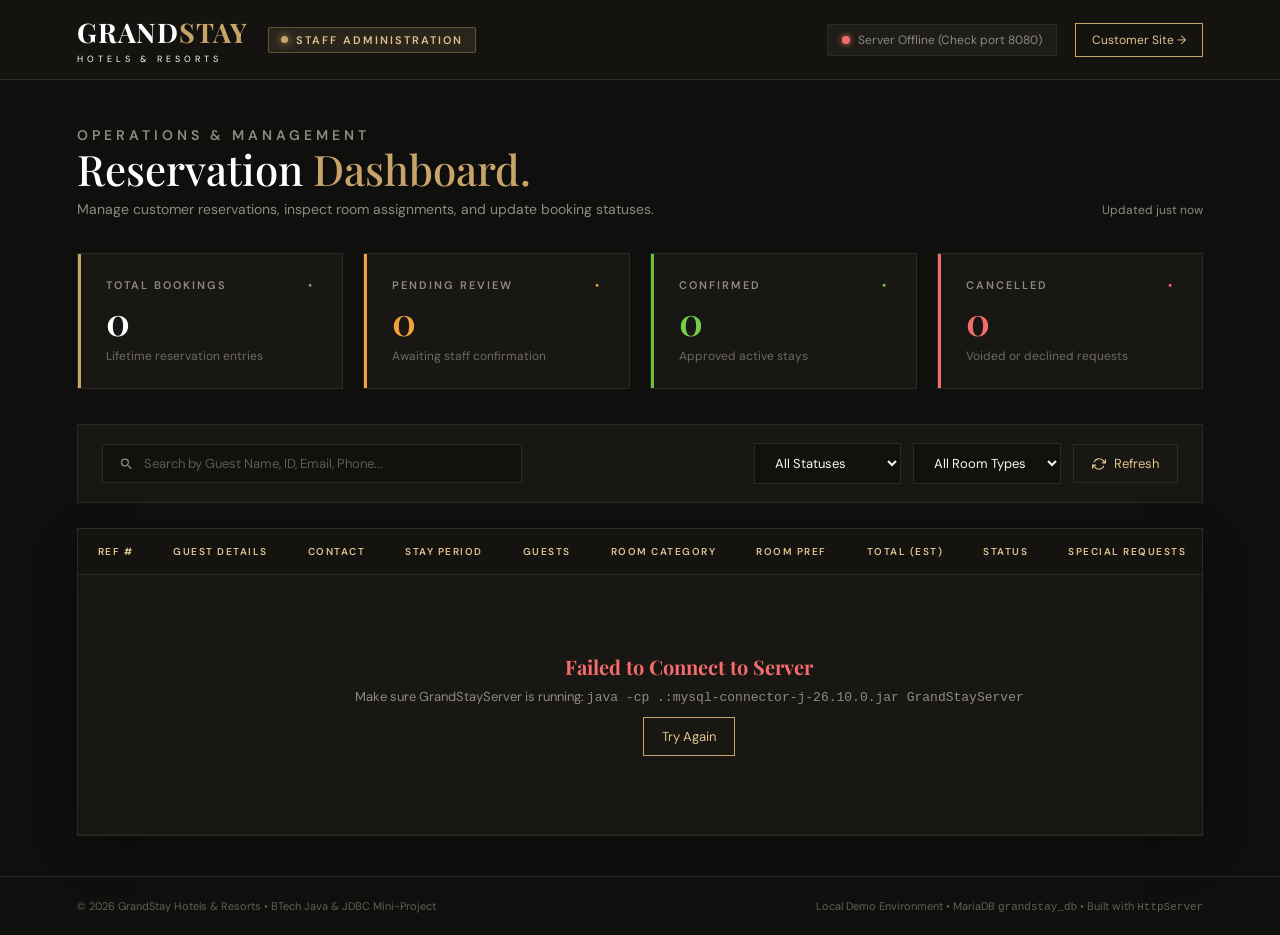
<file: admin.html>
<!DOCTYPE html>
<html lang="en">
<head>
    <meta charset="UTF-8">
    <meta name="viewport" content="width=device-width, initial-scale=1.0">
    <title>Admin Portal | GrandStay Hotels & Resorts</title>
    <link rel="stylesheet" href="css/style.css">
    <link rel="preconnect" href="https://fonts.googleapis.com">
    <link rel="preconnect" href="https://fonts.gstatic.com" crossorigin>
    <link href="https://fonts.googleapis.com/css2?family=DM+Sans:wght@400;500;600;700&family=Playfair+Display:wght@500;600;700&display=swap" rel="stylesheet">
    <style>
        :root {
            --admin-bg: #0f0f0d;
            --admin-card: #181714;
            --admin-border: #2c2a24;
            --admin-hover: #21201b;
            --gold: #c8a46b;
            --gold-light: #e0c28f;
            --cream: #f8f6f1;
            --muted: #8e8a81;
            --status-pending-bg: rgba(230, 162, 60, 0.12);
            --status-pending-color: #f0a03c;
            --status-confirmed-bg: rgba(103, 194, 58, 0.12);
            --status-confirmed-color: #72cf49;
            --status-cancelled-bg: rgba(245, 108, 108, 0.12);
            --status-cancelled-color: #f56c6c;
        }

        body.admin-body {
            background-color: var(--admin-bg);
            color: var(--cream);
            font-family: 'DM Sans', sans-serif;
            min-height: 100vh;
            display: flex;
            flex-direction: column;
        }

        /* Top Bar */
        .admin-nav {
            height: 80px;
            padding: 0 6%;
            display: flex;
            align-items: center;
            justify-content: space-between;
            background: #141310;
            border-bottom: 1px solid var(--admin-border);
        }

        .portal-badge {
            display: inline-flex;
            align-items: center;
            gap: 8px;
            background: rgba(200, 164, 107, 0.12);
            border: 1px solid rgba(200, 164, 107, 0.35);
            padding: 5px 12px;
            font-size: 11px;
            letter-spacing: 2px;
            color: var(--gold-light);
            text-transform: uppercase;
            font-weight: 600;
            border-radius: 2px;
        }

        .portal-badge::before {
            content: '';
            width: 7px;
            height: 7px;
            background: var(--gold);
            border-radius: 50%;
            display: inline-block;
            box-shadow: 0 0 8px var(--gold);
        }

        .admin-nav-actions {
            display: flex;
            align-items: center;
            gap: 18px;
        }

        .system-pill {
            display: flex;
            align-items: center;
            gap: 8px;
            font-size: 12px;
            color: var(--muted);
            background: #1e1d19;
            padding: 7px 14px;
            border: 1px solid var(--admin-border);
        }

        .status-dot {
            width: 8px;
            height: 8px;
            border-radius: 50%;
            background: #67c23a;
            box-shadow: 0 0 6px #67c23a;
        }

        .status-dot.error {
            background: #f56c6c;
            box-shadow: 0 0 6px #f56c6c;
        }

        .btn-view-site {
            font-size: 12px;
            color: var(--gold-light);
            border: 1px solid var(--gold);
            padding: 8px 16px;
            transition: all .25s ease;
            text-decoration: none;
            display: inline-block;
        }

        .btn-view-site:hover {
            background: var(--gold);
            color: #111;
        }

        /* Main Container */
        .admin-main {
            padding: 40px 6%;
            flex: 1;
            max-width: 1500px;
            margin: 0 auto;
            width: 100%;
        }

        /* Banner */
        .admin-header-row {
            display: flex;
            justify-content: space-between;
            align-items: flex-end;
            margin-bottom: 35px;
            flex-wrap: wrap;
            gap: 20px;
        }

        .admin-header-row h1 {
            font-family: 'Playfair Display', serif;
            font-size: clamp(28px, 3.5vw, 42px);
            font-weight: 500;
            color: white;
            line-height: 1.2;
        }

        .admin-header-row h1 span {
            color: var(--gold);
        }

        .admin-header-row p {
            color: var(--muted);
            font-size: 14px;
            margin-top: 6px;
        }

        /* Overview Stat Cards */
        .stats-grid {
            display: grid;
            grid-template-columns: repeat(4, 1fr);
            gap: 20px;
            margin-bottom: 35px;
        }

        .stat-card {
            background: var(--admin-card);
            border: 1px solid var(--admin-border);
            padding: 24px 28px;
            transition: transform .25s ease, border-color .25s ease;
            position: relative;
            overflow: hidden;
        }

        .stat-card:hover {
            transform: translateY(-4px);
            border-color: rgba(200, 164, 107, 0.4);
        }

        .stat-card::after {
            content: '';
            position: absolute;
            top: 0;
            left: 0;
            width: 3px;
            height: 100%;
            background: var(--card-accent, var(--gold));
        }

        .stat-card.stat-pending { --card-accent: #f0a03c; }
        .stat-card.stat-confirmed { --card-accent: #67c23a; }
        .stat-card.stat-cancelled { --card-accent: #f56c6c; }

        .stat-label {
            font-size: 11px;
            letter-spacing: 2px;
            color: var(--muted);
            text-transform: uppercase;
            font-weight: 600;
            display: flex;
            justify-content: space-between;
            align-items: center;
        }

        .stat-value {
            font-family: 'Playfair Display', serif;
            font-size: 38px;
            font-weight: 600;
            color: white;
            margin-top: 10px;
            line-height: 1;
        }

        .stat-desc {
            font-size: 12px;
            color: #6d6a62;
            margin-top: 8px;
        }

        /* Filter & Controls Toolbar */
        .toolbar {
            background: var(--admin-card);
            border: 1px solid var(--admin-border);
            padding: 18px 24px;
            display: flex;
            justify-content: space-between;
            align-items: center;
            gap: 16px;
            margin-bottom: 25px;
            flex-wrap: wrap;
        }

        .search-box {
            display: flex;
            align-items: center;
            gap: 10px;
            background: #11110e;
            border: 1px solid var(--admin-border);
            padding: 10px 16px;
            flex: 1;
            min-width: 260px;
            max-width: 420px;
        }

        .search-box svg {
            width: 16px;
            height: 16px;
            fill: var(--muted);
        }

        .search-box input {
            background: transparent;
            border: none;
            outline: none;
            color: var(--cream);
            font-family: inherit;
            font-size: 13px;
            width: 100%;
        }

        .search-box input::placeholder {
            color: #5d5a52;
        }

        .filters-group {
            display: flex;
            align-items: center;
            gap: 12px;
            flex-wrap: wrap;
        }

        .filter-select {
            background: #11110e;
            border: 1px solid var(--admin-border);
            color: var(--cream);
            padding: 10px 16px;
            font-family: inherit;
            font-size: 13px;
            outline: none;
            cursor: pointer;
            transition: border .2s;
        }

        .filter-select:focus {
            border-color: var(--gold);
        }

        .btn-refresh {
            background: transparent;
            color: var(--gold-light);
            border: 1px solid var(--admin-border);
            padding: 10px 18px;
            font-family: inherit;
            font-size: 13px;
            cursor: pointer;
            display: inline-flex;
            align-items: center;
            gap: 8px;
            transition: all .2s;
        }

        .btn-refresh:hover {
            border-color: var(--gold);
            background: rgba(200, 164, 107, 0.08);
        }

        .btn-refresh.spinning svg {
            animation: spin 0.8s linear infinite;
        }

        @keyframes spin {
            100% { transform: rotate(360deg); }
        }

        /* Table Card */
        .table-card {
            background: var(--admin-card);
            border: 1px solid var(--admin-border);
            box-shadow: 0 15px 40px rgba(0,0,0,0.3);
            overflow: hidden;
        }

        .table-responsive {
            width: 100%;
            overflow-x: auto;
        }

        table.admin-table {
            width: 100%;
            border-collapse: collapse;
            text-align: left;
            font-size: 13px;
        }

        table.admin-table th {
            background: #141310;
            padding: 16px 20px;
            color: var(--gold-light);
            font-size: 10px;
            letter-spacing: 1.5px;
            text-transform: uppercase;
            font-weight: 600;
            border-bottom: 1px solid var(--admin-border);
            white-space: nowrap;
        }

        table.admin-table td {
            padding: 18px 20px;
            border-bottom: 1px solid #201f1a;
            color: #d8d5ce;
            vertical-align: middle;
        }

        table.admin-table tr:hover td {
            background: var(--admin-hover);
        }

        /* Status Badges */
        .badge-status {
            display: inline-flex;
            align-items: center;
            gap: 6px;
            padding: 4px 10px;
            font-size: 11px;
            font-weight: 600;
            letter-spacing: 1px;
            text-transform: uppercase;
            border-radius: 3px;
            white-space: nowrap;
        }

        .badge-status.pending {
            background: var(--status-pending-bg);
            color: var(--status-pending-color);
            border: 1px solid rgba(240, 160, 60, 0.35);
        }

        .badge-status.confirmed {
            background: var(--status-confirmed-bg);
            color: var(--status-confirmed-color);
            border: 1px solid rgba(114, 207, 73, 0.35);
        }

        .badge-status.cancelled {
            background: var(--status-cancelled-bg);
            color: var(--status-cancelled-color);
            border: 1px solid rgba(245, 108, 108, 0.35);
        }

        /* Action Buttons */
        .action-btns {
            display: flex;
            gap: 8px;
            white-space: nowrap;
        }

        .btn-action {
            border: none;
            padding: 6px 12px;
            font-family: inherit;
            font-size: 11px;
            font-weight: 600;
            letter-spacing: 0.5px;
            cursor: pointer;
            transition: all .2s;
            border-radius: 2px;
        }

        .btn-confirm {
            background: rgba(103, 194, 58, 0.15);
            color: #72cf49;
            border: 1px solid rgba(103, 194, 58, 0.4);
        }

        .btn-confirm:hover {
            background: #67c23a;
            color: #111;
        }

        .btn-cancel {
            background: rgba(245, 108, 108, 0.12);
            color: #f56c6c;
            border: 1px solid rgba(245, 108, 108, 0.35);
        }

        .btn-cancel:hover {
            background: #f56c6c;
            color: #fff;
        }

        .btn-action:disabled {
            opacity: 0.35;
            cursor: not-allowed;
        }

        /* Detail popout / requests */
        .text-truncate-cell {
            max-width: 160px;
            overflow: hidden;
            text-overflow: ellipsis;
            white-space: nowrap;
            color: var(--muted);
            font-size: 12px;
        }

        /* Empty & Loading States */
        .state-container {
            padding: 60px 20px;
            text-align: center;
            color: var(--muted);
        }

        .state-container h3 {
            font-family: 'Playfair Display', serif;
            color: white;
            font-size: 20px;
            margin-bottom: 8px;
        }

        /* Toast Notification */
        .toast {
            position: fixed;
            bottom: 30px;
            right: 30px;
            background: #1c1b17;
            border: 1px solid var(--gold);
            color: white;
            padding: 16px 24px;
            display: flex;
            align-items: center;
            gap: 12px;
            box-shadow: 0 10px 30px rgba(0,0,0,0.6);
            transform: translateY(120px);
            opacity: 0;
            transition: all .35s cubic-bezier(0.175, 0.885, 0.32, 1.275);
            z-index: 1000;
        }

        .toast.show {
            transform: translateY(0);
            opacity: 1;
        }

        .toast-icon {
            color: var(--gold);
            font-size: 18px;
        }

        /* Footer */
        .admin-footer {
            margin-top: auto;
            border-top: 1px solid var(--admin-border);
            padding: 22px 6%;
            display: flex;
            justify-content: space-between;
            align-items: center;
            font-size: 11px;
            color: #636058;
            flex-wrap: wrap;
            gap: 10px;
        }

        @media (max-width: 1050px) {
            .stats-grid {
                grid-template-columns: repeat(2, 1fr);
            }
        }

        @media (max-width: 650px) {
            .stats-grid {
                grid-template-columns: 1fr;
            }
            .admin-nav {
                flex-direction: column;
                height: auto;
                padding: 18px 5%;
                gap: 12px;
            }
            .toolbar {
                flex-direction: column;
                align-items: stretch;
            }
            .search-box {
                max-width: none;
            }
        }
    </style>
</head>
<body class="admin-body">

    <!-- Top Navigation -->
    <header class="admin-nav">
        <div style="display:flex; align-items:center; gap:20px;">
            <a href="index.html" class="logo">
                GRAND<span>STAY</span>
                <small>HOTELS & RESORTS</small>
            </a>
            <span class="portal-badge">Staff Administration</span>
        </div>

        <div class="admin-nav-actions">
            <div class="system-pill" id="healthPill" title="Backend Server & MySQL Database Health">
                <span class="status-dot" id="healthDot"></span>
                <span id="healthText">Connecting to server...</span>
            </div>
            <a href="index.html" class="btn-view-site">Customer Site &rarr;</a>
        </div>
    </header>

    <!-- Main Content Area -->
    <main class="admin-main">

        <!-- Header Info -->
        <div class="admin-header-row">
            <div>
                <p class="section-label">OPERATIONS & MANAGEMENT</p>
                <h1>Reservation <span>Dashboard.</span></h1>
                <p>Manage customer reservations, inspect room assignments, and update booking statuses.</p>
            </div>
            <div style="font-size: 12px; color: var(--muted); text-align: right;">
                <span id="lastUpdated">Updated just now</span>
            </div>
        </div>

        <!-- 4 Metric Cards -->
        <section class="stats-grid">
            <div class="stat-card">
                <div class="stat-label">
                    <span>Total Bookings</span>
                    <span>&bull;</span>
                </div>
                <div class="stat-value" id="countTotal">0</div>
                <div class="stat-desc">Lifetime reservation entries</div>
            </div>

            <div class="stat-card stat-pending">
                <div class="stat-label">
                    <span>Pending Review</span>
                    <span style="color:#f0a03c;">&bull;</span>
                </div>
                <div class="stat-value" id="countPending" style="color:#f0a03c;">0</div>
                <div class="stat-desc">Awaiting staff confirmation</div>
            </div>

            <div class="stat-card stat-confirmed">
                <div class="stat-label">
                    <span>Confirmed</span>
                    <span style="color:#72cf49;">&bull;</span>
                </div>
                <div class="stat-value" id="countConfirmed" style="color:#72cf49;">0</div>
                <div class="stat-desc">Approved active stays</div>
            </div>

            <div class="stat-card stat-cancelled">
                <div class="stat-label">
                    <span>Cancelled</span>
                    <span style="color:#f56c6c;">&bull;</span>
                </div>
                <div class="stat-value" id="countCancelled" style="color:#f56c6c;">0</div>
                <div class="stat-desc">Voided or declined requests</div>
            </div>
        </section>

        <!-- Controls Toolbar -->
        <section class="toolbar">
            <div class="search-box">
                <svg viewBox="0 0 24 24"><path d="M15.5 14h-.79l-.28-.27A6.471 6.471 0 0 0 16 9.5 6.5 6.5 0 1 0 9.5 16c1.61 0 3.09-.59 4.23-1.57l.27.28v.79l5 4.99L20.49 19l-4.99-5zm-6 0C7.01 14 5 11.99 5 9.5S7.01 5 9.5 5 14 7.01 14 9.5 11.99 14 9.5 14z"/></svg>
                <input type="text" id="searchInput" placeholder="Search by Guest Name, ID, Email, Phone...">
            </div>

            <div class="filters-group">
                <select id="statusFilter" class="filter-select">
                    <option value="ALL">All Statuses</option>
                    <option value="Pending">Pending Only</option>
                    <option value="Confirmed">Confirmed Only</option>
                    <option value="Cancelled">Cancelled Only</option>
                </select>

                <select id="roomFilter" class="filter-select">
                    <option value="ALL">All Room Types</option>
                    <option value="Standard">Standard Room</option>
                    <option value="Deluxe">Deluxe Room</option>
                    <option value="Premium">Premium Suite</option>
                </select>

                <button id="btnRefresh" class="btn-refresh" title="Fetch latest data from MySQL">
                    <svg width="14" height="14" viewBox="0 0 24 24" fill="none" stroke="currentColor" stroke-width="2"><path d="M23 4v6h-6M1 20v-6h6"/><path d="M3.51 9a9 9 0 0 1 14.85-3.36L23 10M1 14l4.64 4.36A9 9 0 0 0 20.49 15"/></svg>
                    Refresh
                </button>
            </div>
        </section>

        <!-- Bookings Management Table -->
        <section class="table-card">
            <div class="table-responsive">
                <table class="admin-table">
                    <thead>
                        <tr>
                            <th>Ref #</th>
                            <th>Guest Details</th>
                            <th>Contact</th>
                            <th>Stay Period</th>
                            <th>Guests</th>
                            <th>Room Category</th>
                            <th>Room Pref</th>
                            <th>Total (Est)</th>
                            <th>Status</th>
                            <th>Special Requests</th>
                            <th style="text-align:center;">Actions</th>
                        </tr>
                    </thead>
                    <tbody id="bookingsTableBody">
                        <tr>
                            <td colspan="11">
                                <div class="state-container">
                                    <h3>Loading Reservations...</h3>
                                    <p>Connecting to GrandStay backend server on port 8080.</p>
                                </div>
                            </td>
                        </tr>
                    </tbody>
                </table>
            </div>
        </section>

    </main>

    <!-- Toast Alert -->
    <div id="toast" class="toast">
        <span class="toast-icon">✧</span>
        <span id="toastMsg">Status updated successfully</span>
    </div>

    <!-- Footer -->
    <footer class="admin-footer">
        <div>
            &copy; 2026 GrandStay Hotels & Resorts &bull; BTech Java & JDBC Mini-Project
        </div>
        <div>
            Local Demo Environment &bull; MariaDB <code>grandstay_db</code> &bull; Built with <code>HttpServer</code>
        </div>
    </footer>

    <!-- Admin Logic JavaScript -->
    <script>
        // API Base URL - works whether loaded via http://localhost:8080/admin.html or file:// or Live Server
        const API_BASE = window.location.origin.includes(':8080') 
            ? '' 
            : 'http://localhost:8080';

        let allBookings = [];

        // DOM elements
        const tableBody = document.getElementById('bookingsTableBody');
        const countTotal = document.getElementById('countTotal');
        const countPending = document.getElementById('countPending');
        const countConfirmed = document.getElementById('countConfirmed');
        const countCancelled = document.getElementById('countCancelled');
        const searchInput = document.getElementById('searchInput');
        const statusFilter = document.getElementById('statusFilter');
        const roomFilter = document.getElementById('roomFilter');
        const btnRefresh = document.getElementById('btnRefresh');
        const healthDot = document.getElementById('healthDot');
        const healthText = document.getElementById('healthText');
        const lastUpdated = document.getElementById('lastUpdated');
        const toast = document.getElementById('toast');
        const toastMsg = document.getElementById('toastMsg');

        // Check backend health
        async function checkHealth() {
            try {
                const res = await fetch(`${API_BASE}/api/health`);
                if (res.ok) {
                    const data = await res.json();
                    healthDot.className = 'status-dot';
                    healthText.textContent = `Server Online • DB ${data.database}`;
                } else {
                    throw new Error('Health check returned ' + res.status);
                }
            } catch (err) {
                healthDot.className = 'status-dot error';
                healthText.textContent = 'Server Offline (Check port 8080)';
            }
        }

        // Fetch bookings from GET /api/bookings
        async function loadBookings() {
            btnRefresh.classList.add('spinning');
            try {
                const res = await fetch(`${API_BASE}/api/bookings`);
                if (!res.ok) throw new Error('HTTP ' + res.status);
                allBookings = await res.json();
                renderMetrics();
                renderTable();
                lastUpdated.textContent = 'Updated: ' + new Date().toLocaleTimeString();
            } catch (err) {
                console.error('Failed to load bookings:', err);
                tableBody.innerHTML = `
                    <tr>
                        <td colspan="11">
                            <div class="state-container">
                                <h3 style="color:#f56c6c;">Failed to Connect to Server</h3>
                                <p style="margin-bottom:12px;">Make sure GrandStayServer is running: <code>java -cp .:mysql-connector-j-26.10.0.jar GrandStayServer</code></p>
                                <button onclick="loadBookings()" class="btn-refresh" style="border-color:var(--gold);">Try Again</button>
                            </div>
                        </td>
                    </tr>
                `;
            } finally {
                btnRefresh.classList.remove('spinning');
            }
        }

        // Calculate and display stat counts
        function renderMetrics() {
            let total = allBookings.length;
            let pending = 0;
            let confirmed = 0;
            let cancelled = 0;

            allBookings.forEach(b => {
                const st = (b.booking_status || '').toLowerCase();
                if (st === 'pending') pending++;
                else if (st === 'confirmed') confirmed++;
                else if (st === 'cancelled') cancelled++;
            });

            countTotal.textContent = total;
            countPending.textContent = pending;
            countConfirmed.textContent = confirmed;
            countCancelled.textContent = cancelled;
        }

        // Render filtered and searched rows
        function renderTable() {
            const query = searchInput.value.trim().toLowerCase();
            const statusVal = statusFilter.value;
            const roomVal = roomFilter.value;

            const filtered = allBookings.filter(b => {
                // Status match
                if (statusVal !== 'ALL' && (b.booking_status || '').toLowerCase() !== statusVal.toLowerCase()) {
                    return false;
                }
                // Room type match
                if (roomVal !== 'ALL' && !(b.room_type || '').toLowerCase().includes(roomVal.toLowerCase())) {
                    return false;
                }
                // Query match
                if (query) {
                    const matchId = String(b.booking_id).includes(query);
                    const matchName = (b.guest_name || '').toLowerCase().includes(query);
                    const matchEmail = (b.email || '').toLowerCase().includes(query);
                    const matchPhone = (b.phone || '').toLowerCase().includes(query);
                    const matchRoom = (b.room_number || '').toLowerCase().includes(query);
                    if (!matchId && !matchName && !matchEmail && !matchPhone && !matchRoom) {
                        return false;
                    }
                }
                return true;
            });

            if (filtered.length === 0) {
                tableBody.innerHTML = `
                    <tr>
                        <td colspan="11">
                            <div class="state-container">
                                <h3>No matching reservations found</h3>
                                <p>Try clearing filters or search queries.</p>
                            </div>
                        </td>
                    </tr>
                `;
                return;
            }

            tableBody.innerHTML = filtered.map(b => {
                const status = b.booking_status || 'Pending';
                const statusClass = status.toLowerCase();

                const isConfirmed = status.toLowerCase() === 'confirmed';
                const isCancelled = status.toLowerCase() === 'cancelled';

                const reqText = b.special_requests ? escapeHtml(b.special_requests) : '<em style="color:#555">None</em>';
                const roomPref = b.room_number ? escapeHtml(b.room_number) : '<span style="color:#555">—</span>';

                return `
                    <tr>
                        <td style="font-family:'Playfair Display',serif; font-weight:700; color:var(--gold-light);">
                            #GS-${b.booking_id}
                        </td>
                        <td>
                            <strong style="color:white; display:block; font-size:14px;">${escapeHtml(b.guest_name)}</strong>
                        </td>
                        <td>
                            <div style="font-size:12px;">${escapeHtml(b.email)}</div>
                            <div style="color:var(--muted); font-size:11px;">${escapeHtml(b.phone)}</div>
                        </td>
                        <td>
                            <div style="font-size:12px; white-space:nowrap;">${b.check_in} &rarr; ${b.check_out}</div>
                            <small style="color:var(--gold); font-size:10px;">${b.nights || 1} Night(s)</small>
                        </td>
                        <td>${b.guests}</td>
                        <td>
                            <span style="font-weight:500;">${escapeHtml(b.room_type)}</span>
                        </td>
                        <td>${roomPref}</td>
                        <td style="font-weight:600; color:var(--gold-light); white-space:nowrap;">
                            ₹${(b.total_price || 0).toLocaleString()}
                        </td>
                        <td>
                            <span class="badge-status ${statusClass}">
                                ${status}
                            </span>
                        </td>
                        <td>
                            <div class="text-truncate-cell" title="${escapeHtml(b.special_requests || '')}">
                                ${reqText}
                            </div>
                        </td>
                        <td style="text-align:center;">
                            <div class="action-btns">
                                <button class="btn-action btn-confirm" 
                                        onclick="updateStatus(${b.booking_id}, 'Confirmed')"
                                        ${isConfirmed ? 'disabled title="Already Confirmed"' : 'title="Confirm this booking"'}>
                                    Confirm
                                </button>
                                <button class="btn-action btn-cancel" 
                                        onclick="updateStatus(${b.booking_id}, 'Cancelled')"
                                        ${isCancelled ? 'disabled title="Already Cancelled"' : 'title="Cancel this booking"'}>
                                    Cancel
                                </button>
                            </div>
                        </td>
                    </tr>
                `;
            }).join('');
        }

        // Update status using POST /api/status
        async function updateStatus(bookingId, newStatus) {
            if (newStatus === 'Cancelled') {
                if (!confirm(`Are you sure you want to CANCEL booking #GS-${bookingId}?`)) {
                    return;
                }
            }

            try {
                const bodyParams = new URLSearchParams();
                bodyParams.append('bookingId', bookingId);
                bodyParams.append('status', newStatus);

                const res = await fetch(`${API_BASE}/api/status`, {
                    method: 'POST',
                    headers: { 'Content-Type': 'application/x-www-form-urlencoded' },
                    body: bodyParams.toString()
                });

                const data = await res.json();
                if (res.ok && data.success) {
                    showToast(`Reservation #GS-${bookingId} marked as ${newStatus}!`);
                    // Update in local memory for instant snappy UI
                    const found = allBookings.find(b => b.booking_id === bookingId);
                    if (found) {
                        found.booking_status = newStatus;
                    }
                    renderMetrics();
                    renderTable();
                } else {
                    showToast(`Error: ${data.error || 'Failed to update'}`, true);
                }
            } catch (err) {
                console.error(err);
                showToast('Failed to update booking. Server unreachable.', true);
            }
        }

        // Toast feedback
        function showToast(message, isError = false) {
            toastMsg.textContent = message;
            toast.style.borderColor = isError ? '#f56c6c' : 'var(--gold)';
            toast.classList.add('show');
            setTimeout(() => {
                toast.classList.remove('show');
            }, 3500);
        }

        function escapeHtml(str) {
            if (!str) return '';
            return String(str)
                .replace(/&/g, '&amp;')
                .replace(/</g, '&lt;')
                .replace(/>/g, '&gt;')
                .replace(/"/g, '&quot;')
                .replace(/'/g, '&#39;');
        }

        // Event listeners
        searchInput.addEventListener('input', renderTable);
        statusFilter.addEventListener('change', renderTable);
        roomFilter.addEventListener('change', renderTable);
        btnRefresh.addEventListener('click', loadBookings);

        // Auto initialization
        checkHealth();
        loadBookings();

        // Periodic health check every 15 seconds
        setInterval(checkHealth, 15000);
    </script>
</body>
</html>
</file>
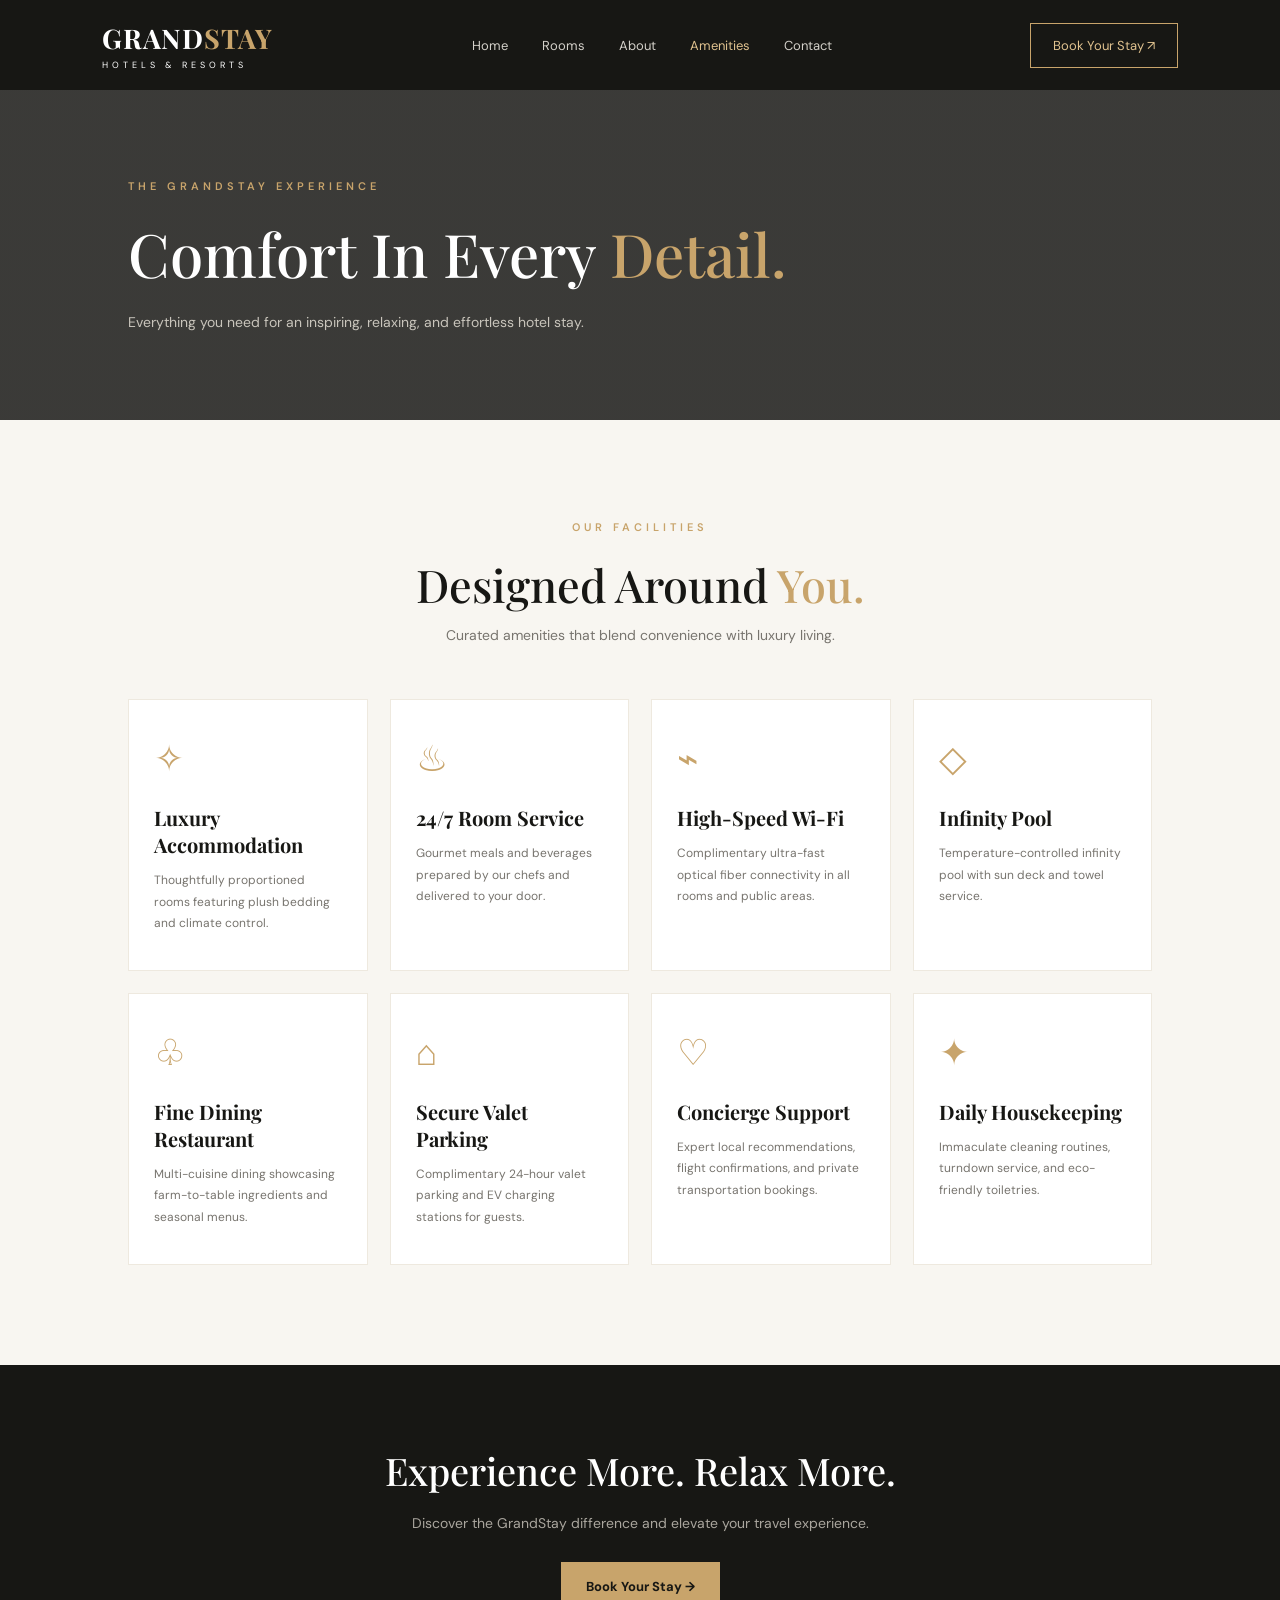
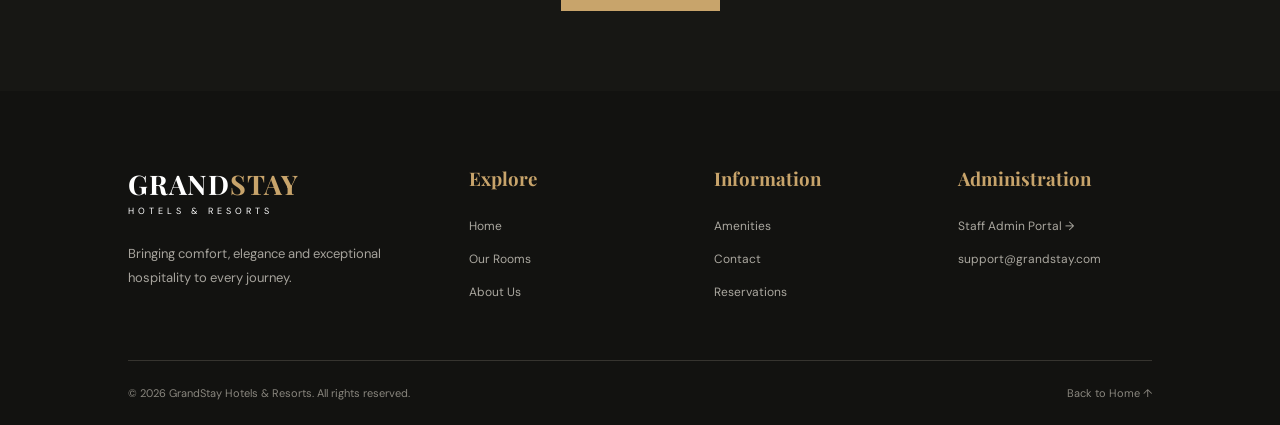
<file: pages/amenities.html>
<!DOCTYPE html>
<html lang="en">
<head>
    <meta charset="UTF-8">
    <meta name="viewport" content="width=device-width, initial-scale=1.0">
    <title>Amenities | GrandStay Hotels & Resorts</title>
    <link rel="stylesheet" href="../css/style.css">
    <link rel="preconnect" href="https://fonts.googleapis.com">
    <link rel="preconnect" href="https://fonts.gstatic.com" crossorigin>
    <link href="https://fonts.googleapis.com/css2?family=DM+Sans:wght@400;500;600;700&family=Playfair+Display:wght@500;600;700&display=swap" rel="stylesheet">
</head>
<body>

<header class="navbar">
    <a href="../index.html" class="logo">
        GRAND<span>STAY</span>
        <small>HOTELS & RESORTS</small>
    </a>

    <nav class="nav-links">
        <a href="../index.html">Home</a>
        <a href="rooms.html">Rooms</a>
        <a href="about.html">About</a>
        <a href="amenities.html" class="active">Amenities</a>
        <a href="contact.html">Contact</a>
    </nav>

    <a href="booking.html" class="nav-button">Book Your Stay ↗</a>
</header>

<section class="inner-hero">
    <div>
        <p class="section-label">THE GRANDSTAY EXPERIENCE</p>
        <h1>Comfort In Every <span>Detail.</span></h1>
        <p>Everything you need for an inspiring, relaxing, and effortless hotel stay.</p>
    </div>
</section>

<section class="amenities-page">

    <div class="section-heading">
        <p class="section-label">OUR FACILITIES</p>
        <h2>Designed Around <span>You.</span></h2>
        <p>Curated amenities that blend convenience with luxury living.</p>
    </div>

    <div class="facility-grid">

        <article class="facility-card">
            <div class="facility-icon">✧</div>
            <h3>Luxury Accommodation</h3>
            <p>Thoughtfully proportioned rooms featuring plush bedding and climate control.</p>
        </article>

        <article class="facility-card">
            <div class="facility-icon">♨</div>
            <h3>24/7 Room Service</h3>
            <p>Gourmet meals and beverages prepared by our chefs and delivered to your door.</p>
        </article>

        <article class="facility-card">
            <div class="facility-icon">⌁</div>
            <h3>High-Speed Wi-Fi</h3>
            <p>Complimentary ultra-fast optical fiber connectivity in all rooms and public areas.</p>
        </article>

        <article class="facility-card">
            <div class="facility-icon">◇</div>
            <h3>Infinity Pool</h3>
            <p>Temperature-controlled infinity pool with sun deck and towel service.</p>
        </article>

        <article class="facility-card">
            <div class="facility-icon">♧</div>
            <h3>Fine Dining Restaurant</h3>
            <p>Multi-cuisine dining showcasing farm-to-table ingredients and seasonal menus.</p>
        </article>

        <article class="facility-card">
            <div class="facility-icon">⌂</div>
            <h3>Secure Valet Parking</h3>
            <p>Complimentary 24-hour valet parking and EV charging stations for guests.</p>
        </article>

        <article class="facility-card">
            <div class="facility-icon">♡</div>
            <h3>Concierge Support</h3>
            <p>Expert local recommendations, flight confirmations, and private transportation bookings.</p>
        </article>

        <article class="facility-card">
            <div class="facility-icon">✦</div>
            <h3>Daily Housekeeping</h3>
            <p>Immaculate cleaning routines, turndown service, and eco-friendly toiletries.</p>
        </article>

    </div>

</section>

<section class="facility-banner">
    <h2>Experience More. Relax More.</h2>
    <p>Discover the GrandStay difference and elevate your travel experience.</p>
    <a href="booking.html" class="primary-button">Book Your Stay →</a>
</section>

<footer class="footer">
    <div class="footer-top">
        <div class="footer-brand">
            <a href="../index.html" class="logo">
                GRAND<span>STAY</span>
                <small>HOTELS & RESORTS</small>
            </a>
            <p>Bringing comfort, elegance and exceptional hospitality to every journey.</p>
        </div>
        <div class="footer-column">
            <h3>Explore</h3>
            <a href="../index.html">Home</a>
            <a href="rooms.html">Our Rooms</a>
            <a href="about.html">About Us</a>
        </div>
        <div class="footer-column">
            <h3>Information</h3>
            <a href="amenities.html">Amenities</a>
            <a href="contact.html">Contact</a>
            <a href="booking.html">Reservations</a>
        </div>
        <div class="footer-column">
            <h3>Administration</h3>
            <a href="../admin.html">Staff Admin Portal →</a>
            <p>support@grandstay.com</p>
        </div>
    </div>
    <div class="footer-bottom">
        <p>© 2026 GrandStay Hotels & Resorts. All rights reserved.</p>
        <a href="../index.html">Back to Home ↑</a>
    </div>
</footer>

</body>
</html>
</file>
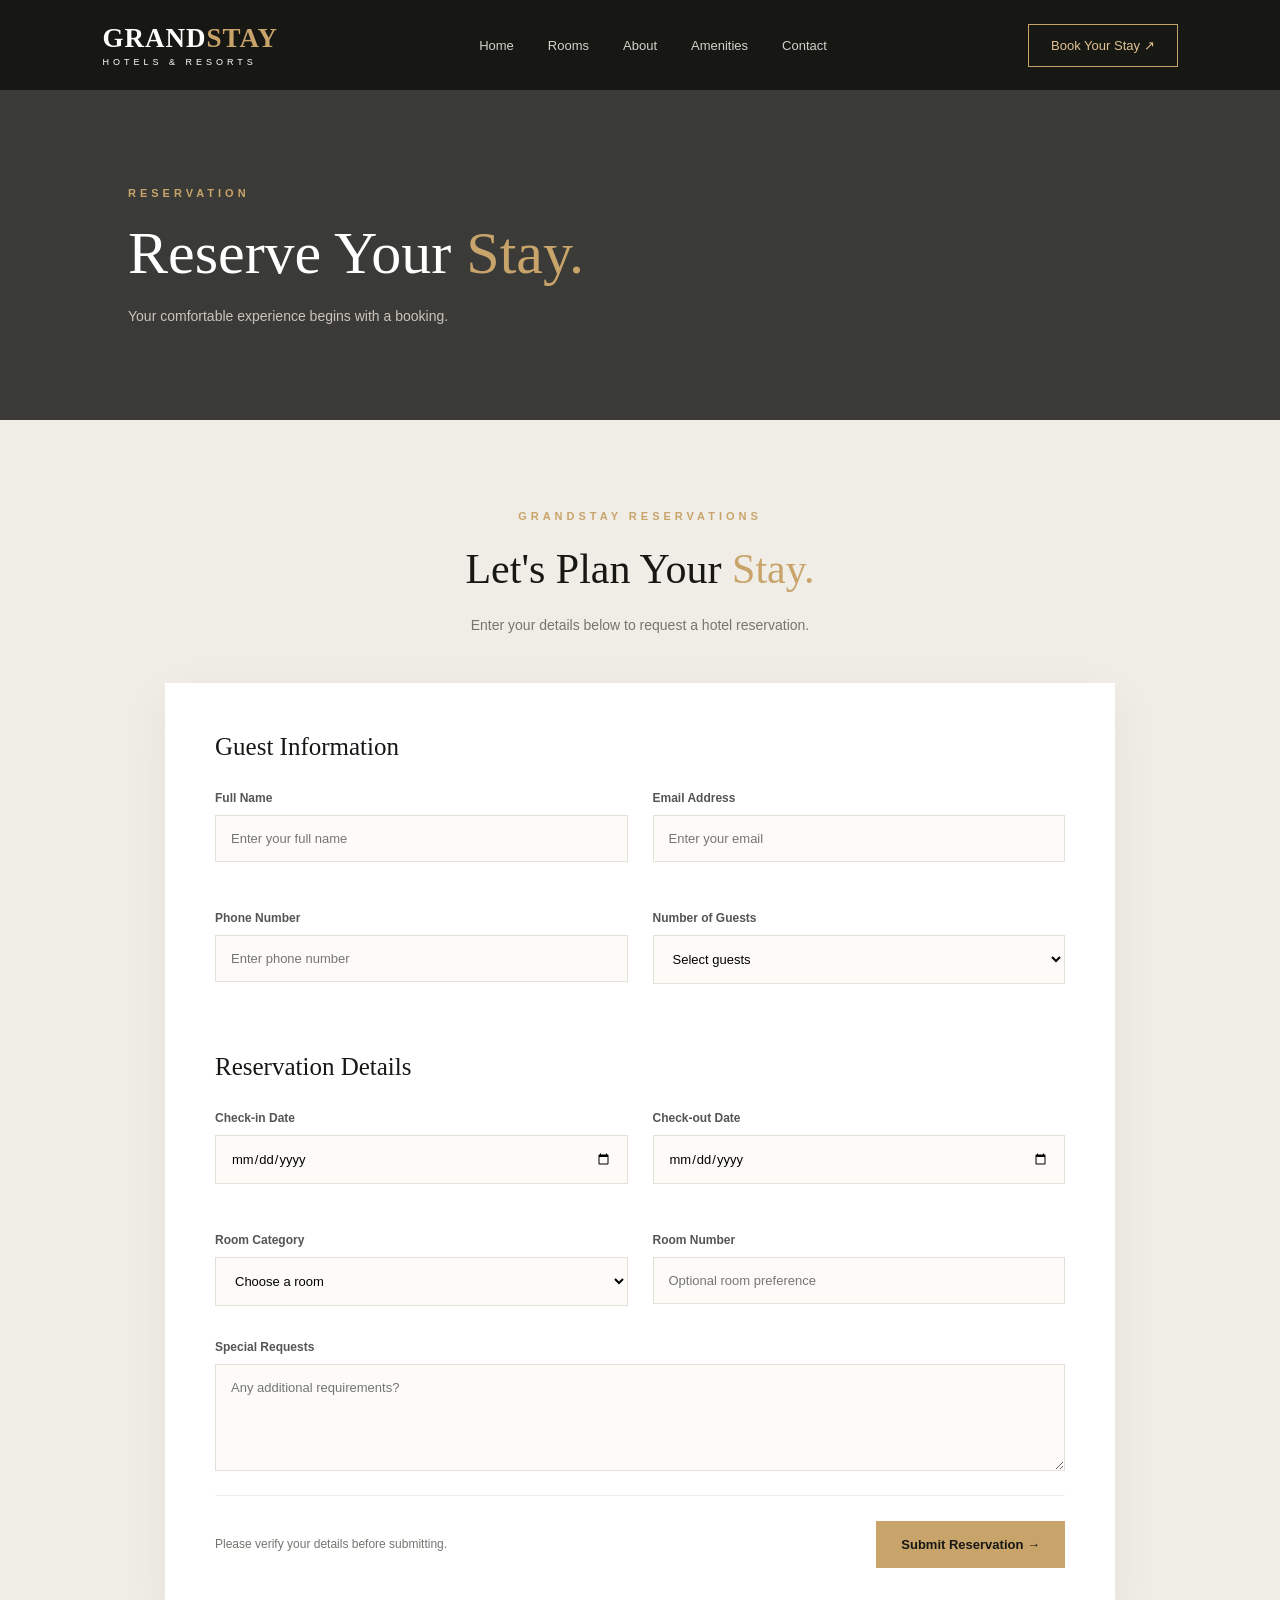
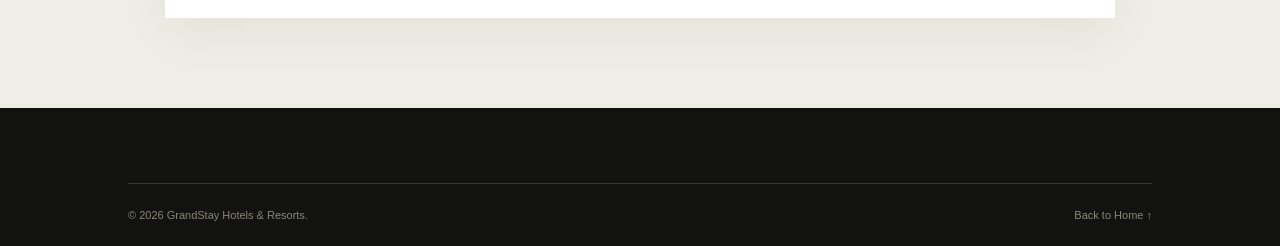
<file: pages/booking.html>
<!DOCTYPE html>
<html lang="en">
<head>
    <meta charset="UTF-8">
    <meta name="viewport" content="width=device-width, initial-scale=1.0">
    <title>Book Your Stay | GrandStay</title>
    <link rel="stylesheet" href="../css/style.css">
</head>
<body>

<header class="navbar">
    <a href="../index.html" class="logo">
        GRAND<span>STAY</span>
        <small>HOTELS & RESORTS</small>
    </a>

    <nav class="nav-links">
        <a href="../index.html">Home</a>
        <a href="rooms.html">Rooms</a>
        <a href="about.html">About</a>
        <a href="amenities.html">Amenities</a>
        <a href="contact.html">Contact</a>
    </nav>

    <a href="booking.html" class="nav-button active">Book Your Stay ↗</a>
</header>

<section class="inner-hero">
    <div>
        <p class="section-label">RESERVATION</p>
        <h1>Reserve Your <span>Stay.</span></h1>
        <p>Your comfortable experience begins with a booking.</p>
    </div>
</section>

<section class="booking-page">

    <div class="booking-intro">
        <p class="section-label">GRANDSTAY RESERVATIONS</p>
        <h2>Let's Plan Your <span>Stay.</span></h2>
        <p>Enter your details below to request a hotel reservation.</p>
    </div>

 <form class="reservation-form"
      action="http://localhost:8080/book"
      method="POST">
        <h3>Guest Information</h3>

        <div class="form-grid">

            <div class="form-group">
                <label>Full Name</label>
                <input type="text" name="guestName"
                       placeholder="Enter your full name" required>
            </div>

            <div class="form-group">
                <label>Email Address</label>
                <input type="email" name="email"
                       placeholder="Enter your email" required>
            </div>

            <div class="form-group">
                <label>Phone Number</label>
                <input type="tel" name="phone"
                       placeholder="Enter phone number" required>
            </div>

            <div class="form-group">
                <label>Number of Guests</label>
                <select name="guests" required>
                    <option value="">Select guests</option>
                    <option value="1">1 Guest</option>
                    <option value="2">2 Guests</option>
                    <option value="3">3 Guests</option>
                    <option value="4">4 Guests</option>
                </select>
            </div>

        </div>

        <h3>Reservation Details</h3>

        <div class="form-grid">

            <div class="form-group">
                <label>Check-in Date</label>
                <input type="date" name="checkIn" required>
            </div>

            <div class="form-group">
                <label>Check-out Date</label>
                <input type="date" name="checkOut" required>
            </div>

            <div class="form-group">
                <label>Room Category</label>
                <select name="roomType" required>
                    <option value="">Choose a room</option>
                    <option value="Standard">Standard Room - ₹1,500</option>
                    <option value="Deluxe">Deluxe Room - ₹3,000</option>
                    <option value="Premium">Premium Suite - ₹5,000</option>
                </select>
            </div>

            <div class="form-group">
                <label>Room Number</label>
                <input type="number" name="roomNumber"
                       placeholder="Optional room preference">
            </div>

        </div>

        <div class="form-group full-width">
            <label>Special Requests</label>
            <textarea name="requests" rows="5"
                      placeholder="Any additional requirements?"></textarea>
        </div>

        <div class="booking-submit">
            <p>Please verify your details before submitting.</p>
            <button type="submit" class="primary-button">
                Submit Reservation →
            </button>
        </div>

    </form>

</section>

<footer class="footer">
    <div class="footer-bottom">
        <p>© 2026 GrandStay Hotels & Resorts.</p>
        <a href="../index.html">Back to Home ↑</a>
    </div>
</footer>

</body>
</html>
</file>
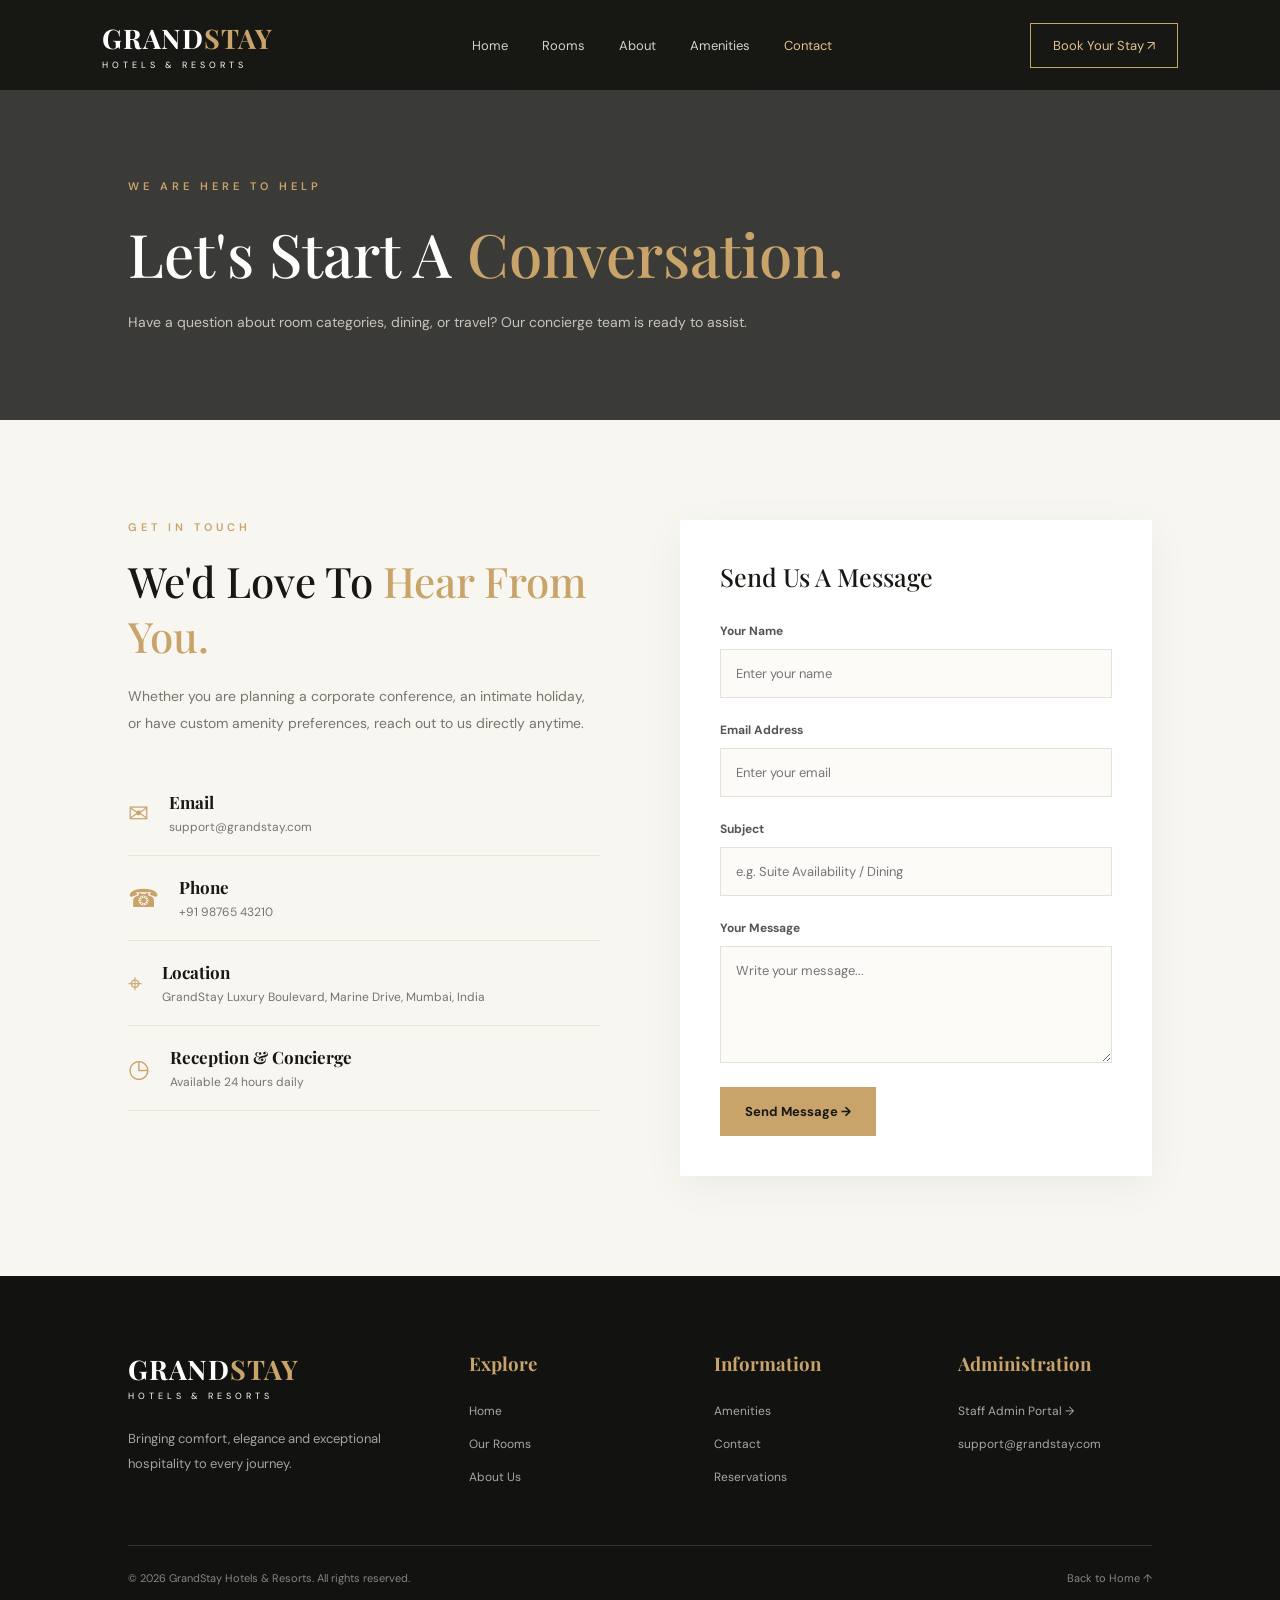
<file: pages/contact.html>
<!DOCTYPE html>
<html lang="en">
<head>
    <meta charset="UTF-8">
    <meta name="viewport" content="width=device-width, initial-scale=1.0">
    <title>Contact Us | GrandStay Hotels & Resorts</title>
    <link rel="stylesheet" href="../css/style.css">
    <link rel="preconnect" href="https://fonts.googleapis.com">
    <link rel="preconnect" href="https://fonts.gstatic.com" crossorigin>
    <link href="https://fonts.googleapis.com/css2?family=DM+Sans:wght@400;500;600;700&family=Playfair+Display:wght@500;600;700&display=swap" rel="stylesheet">
</head>
<body>

<header class="navbar">
    <a href="../index.html" class="logo">
        GRAND<span>STAY</span>
        <small>HOTELS & RESORTS</small>
    </a>

    <nav class="nav-links">
        <a href="../index.html">Home</a>
        <a href="rooms.html">Rooms</a>
        <a href="about.html">About</a>
        <a href="amenities.html">Amenities</a>
        <a href="contact.html" class="active">Contact</a>
    </nav>

    <a href="booking.html" class="nav-button">Book Your Stay ↗</a>
</header>

<section class="inner-hero">
    <div>
        <p class="section-label">WE ARE HERE TO HELP</p>
        <h1>Let's Start A <span>Conversation.</span></h1>
        <p>Have a question about room categories, dining, or travel? Our concierge team is ready to assist.</p>
    </div>
</section>

<section class="contact-section">

    <div class="contact-info">
        <p class="section-label">GET IN TOUCH</p>
        <h2>We'd Love To <span>Hear From You.</span></h2>

        <p>
            Whether you are planning a corporate conference, an intimate holiday, or have custom
            amenity preferences, reach out to us directly anytime.
        </p>

        <div class="contact-detail">
            <span>✉</span>
            <div>
                <h3>Email</h3>
                <p>support@grandstay.com</p>
            </div>
        </div>

        <div class="contact-detail">
            <span>☎</span>
            <div>
                <h3>Phone</h3>
                <p>+91 98765 43210</p>
            </div>
        </div>

        <div class="contact-detail">
            <span>⌖</span>
            <div>
                <h3>Location</h3>
                <p>GrandStay Luxury Boulevard, Marine Drive, Mumbai, India</p>
            </div>
        </div>

        <div class="contact-detail">
            <span>◷</span>
            <div>
                <h3>Reception & Concierge</h3>
                <p>Available 24 hours daily</p>
            </div>
        </div>
    </div>

    <form class="contact-form" id="contactForm" onsubmit="event.preventDefault(); document.getElementById('contactSuccess').style.display='block'; this.reset();">

        <h3>Send Us A Message</h3>

        <div id="contactSuccess" style="display:none; background:#1c2e1c; border:1px solid #72cf49; color:#c7f0b5; padding:15px; margin-bottom:20px; font-size:13px;">
            Thank you! Your message has been received. Our concierge team will contact you shortly.
        </div>

        <div class="form-group">
            <label>Your Name</label>
            <input type="text" name="name"
                   placeholder="Enter your name" required>
        </div>

        <div class="form-group">
            <label>Email Address</label>
            <input type="email" name="email"
                   placeholder="Enter your email" required>
        </div>

        <div class="form-group">
            <label>Subject</label>
            <input type="text" name="subject"
                   placeholder="e.g. Suite Availability / Dining" required>
        </div>

        <div class="form-group">
            <label>Your Message</label>
            <textarea name="message" rows="5"
                      placeholder="Write your message..." required></textarea>
        </div>

        <button type="submit" class="primary-button">
            Send Message →
        </button>

    </form>

</section>

<footer class="footer">
    <div class="footer-top">
        <div class="footer-brand">
            <a href="../index.html" class="logo">
                GRAND<span>STAY</span>
                <small>HOTELS & RESORTS</small>
            </a>
            <p>Bringing comfort, elegance and exceptional hospitality to every journey.</p>
        </div>
        <div class="footer-column">
            <h3>Explore</h3>
            <a href="../index.html">Home</a>
            <a href="rooms.html">Our Rooms</a>
            <a href="about.html">About Us</a>
        </div>
        <div class="footer-column">
            <h3>Information</h3>
            <a href="amenities.html">Amenities</a>
            <a href="contact.html">Contact</a>
            <a href="booking.html">Reservations</a>
        </div>
        <div class="footer-column">
            <h3>Administration</h3>
            <a href="../admin.html">Staff Admin Portal →</a>
            <p>support@grandstay.com</p>
        </div>
    </div>
    <div class="footer-bottom">
        <p>© 2026 GrandStay Hotels & Resorts. All rights reserved.</p>
        <a href="../index.html">Back to Home ↑</a>
    </div>
</footer>

</body>
</html>
</file>
<file: css/style.css>
:root {
    --gold: #c8a46b;
    --gold-light: #e0c28f;
    --dark: #171714;
    --dark-soft: #24231f;
    --cream: #f8f6f1;
    --white: #ffffff;
    --muted: #77746e;
}

* {
    margin: 0;
    padding: 0;
    box-sizing: border-box;
}

html {
    scroll-behavior: smooth;
}

body {
    font-family: 'DM Sans', sans-serif;
    background: var(--cream);
    color: var(--dark);
}

a {
    text-decoration: none;
    color: inherit;
}

img {
    display: block;
    max-width: 100%;
}

/* NAVIGATION */

.navbar {
    height: 90px;
    padding: 0 8%;
    display: flex;
    align-items: center;
    justify-content: space-between;
    background: var(--dark);
    color: white;
}

.logo {
    font-family: 'Playfair Display', serif;
    font-size: 27px;
    font-weight: 700;
    letter-spacing: 1px;
    color: white;
}

.logo span {
    color: var(--gold);
}

.logo small {
    display: block;
    font-family: 'DM Sans', sans-serif;
    font-size: 9px;
    letter-spacing: 4px;
    font-weight: 400;
    margin-top: 3px;
}

.nav-links {
    display: flex;
    gap: 34px;
}

.nav-links a {
    font-size: 13px;
    color: #d4d1ca;
    transition: color .3s ease;
}

.nav-links a:hover,
.nav-links a.active {
    color: var(--gold-light);
}

.nav-button {
    border: 1px solid var(--gold);
    padding: 13px 22px;
    color: var(--gold-light);
    font-size: 13px;
    transition: .3s ease;
}

.nav-button:hover {
    background: var(--gold);
    color: var(--dark);
}


/* HERO SECTION */

.hero {
    min-height: 660px;
    position: relative;
    display: flex;
    align-items: center;
    padding: 80px 10%;
    color: white;

    background-image: url(
        "https://images.unsplash.com/photo-1566073771259-6a8506099945?w=2000"
    );

    background-position: center;
    background-size: cover;
}

.hero-overlay {
    position: absolute;
    inset: 0;
    background: linear-gradient(
        90deg,
        rgba(15, 15, 13, .92) 0%,
        rgba(15, 15, 13, .70) 42%,
        rgba(15, 15, 13, .10) 100%
    );
}

.hero-content {
    position: relative;
    z-index: 2;
    max-width: 650px;
    animation: fadeUp 1s ease;
}

.eyebrow,
.section-label {
    font-size: 11px;
    letter-spacing: 4px;
    font-weight: 600;
    color: var(--gold);
}

.hero h1 {
    font-family: 'Playfair Display', serif;
    font-size: clamp(48px, 6vw, 76px);
    line-height: 1.12;
    margin: 27px 0;
    font-weight: 500;
}

.hero h1 span,
.intro-content h2 span,
.section-heading h2 span,
.cta-section h2 span {
    color: var(--gold);
}

.hero-description {
    color: #d0cec8;
    max-width: 470px;
    line-height: 1.9;
    font-size: 15px;
}

.hero-actions {
    display: flex;
    align-items: center;
    gap: 30px;
    margin-top: 38px;
}

.primary-button {
    display: inline-flex;
    gap: 20px;
    align-items: center;
    background: var(--gold);
    color: var(--dark);
    padding: 16px 25px;
    font-size: 13px;
    font-weight: 700;
    transition: .3s ease;
}

.primary-button:hover {
    background: var(--gold-light);
    transform: translateY(-3px);
}

.secondary-button {
    font-size: 13px;
    color: white;
    border-bottom: 1px solid var(--gold);
    padding-bottom: 7px;
}

.hero-caption {
    display: flex;
    align-items: center;
    gap: 12px;
    margin-top: 65px;
    font-size: 10px;
    letter-spacing: 3px;
    color: #c5c1b8;
}

.hero-caption span {
    width: 35px;
    height: 2px;
    background: var(--gold);
}

.hero-bottom {
    position: absolute;
    bottom: 30px;
    left: 10%;
    right: 10%;
    display: flex;
    justify-content: space-between;
    color: #c8c5bd;
    font-size: 10px;
    letter-spacing: 2px;
}


/* BOOKING BAR */

.booking-wrapper {
    position: relative;
    z-index: 5;
    padding: 0 8%;
    margin-top: -1px;
    background: var(--dark);
}

.booking-bar {
    background: white;
    display: grid;
    grid-template-columns: 1fr 1fr 1fr 1.2fr auto;
    align-items: center;
    padding: 25px;
    gap: 20px;
    box-shadow: 0 15px 35px rgba(0,0,0,.08);
}

.booking-field {
    border-right: 1px solid #e9e5de;
    padding-right: 15px;
}

.booking-field label {
    display: block;
    font-size: 10px;
    letter-spacing: 2px;
    color: var(--gold);
    font-weight: 700;
    margin-bottom: 12px;
}

.booking-field input,
.booking-field select {
    width: 100%;
    border: none;
    outline: none;
    background: transparent;
    color: #444;
    font-family: inherit;
    font-size: 13px;
}

.search-button {
    background: var(--dark);
    color: white;
    border: none;
    padding: 17px 25px;
    font-family: inherit;
    font-size: 13px;
    cursor: pointer;
    transition: .3s;
}

.search-button:hover {
    background: var(--gold);
    color: var(--dark);
}


/* GENERAL SECTIONS */

.section-padding {
    padding: 110px 10%;
}


/* INTRODUCTION */

.intro {
    display: grid;
    grid-template-columns: 1fr 1fr;
    align-items: center;
    gap: 90px;
}

.intro-image {
    position: relative;
}

.intro-image img {
    width: 100%;
    height: 490px;
    object-fit: cover;
}

.experience-card {
    position: absolute;
    right: -30px;
    bottom: 35px;
    background: var(--dark);
    color: white;
    padding: 25px 35px;
    display: flex;
    flex-direction: column;
    gap: 5px;
}

.experience-card strong {
    font-family: 'Playfair Display', serif;
    font-size: 38px;
    color: var(--gold);
}

.experience-card span {
    font-size: 11px;
    letter-spacing: 1px;
}

.intro-content h2 {
    font-family: 'Playfair Display', serif;
    font-size: clamp(35px, 4vw, 49px);
    line-height: 1.3;
    margin: 25px 0;
    font-weight: 500;
}

.intro-content p:not(.section-label) {
    color: var(--muted);
    line-height: 1.9;
    font-size: 14px;
    margin-bottom: 18px;
}

.text-link {
    display: inline-block;
    margin-top: 15px;
    color: #a17c43;
    font-weight: 700;
    font-size: 13px;
    border-bottom: 1px solid var(--gold);
    padding-bottom: 8px;
}


/* SECTION HEADING */

.section-heading {
    text-align: center;
    margin-bottom: 55px;
}

.section-heading h2 {
    font-family: 'Playfair Display', serif;
    font-size: clamp(30px, 4vw, 45px);
    font-weight: 500;
    margin: 20px 0 12px;
}

.section-heading > p:last-child {
    color: var(--muted);
    font-size: 14px;
}


/* ROOM CARDS */

.rooms-section {
    background: #f0ede6;
}

.room-grid {
    display: grid;
    grid-template-columns: repeat(3, 1fr);
    gap: 28px;
}

.room-card {
    background: white;
    overflow: hidden;
    transition: transform .35s ease, box-shadow .35s ease;
}

.room-card:hover {
    transform: translateY(-9px);
    box-shadow: 0 20px 40px rgba(0,0,0,.10);
}

.room-image {
    height: 270px;
    position: relative;
    overflow: hidden;
}

.room-image img {
    width: 100%;
    height: 100%;
    object-fit: cover;
    transition: transform .6s ease;
}

.room-card:hover .room-image img {
    transform: scale(1.07);
}

.room-tag {
    position: absolute;
    top: 18px;
    left: 18px;
    background: var(--dark);
    color: var(--gold-light);
    padding: 9px 13px;
    font-size: 9px;
    letter-spacing: 2px;
}

.room-details {
    padding: 28px 25px;
}

.room-heading {
    display: flex;
    justify-content: space-between;
    align-items: center;
}

.room-heading h3 {
    font-family: 'Playfair Display', serif;
    font-size: 23px;
    font-weight: 600;
}

.room-heading span {
    color: #c9c3b7;
    font-size: 12px;
}

.room-details > p {
    font-size: 13px;
    color: var(--muted);
    margin: 14px 0 25px;
}

.room-footer {
    display: flex;
    justify-content: space-between;
    align-items: center;
    border-top: 1px solid #eeeae3;
    padding-top: 20px;
}

.price strong {
    font-family: 'Playfair Display', serif;
    font-size: 23px;
    color: #a17c43;
}

.price span {
    font-size: 11px;
    color: var(--muted);
}

.room-footer a {
    font-size: 12px;
    font-weight: 700;
    color: var(--dark);
    transition: color .3s;
}

.room-footer a:hover {
    color: var(--gold);
}


/* AMENITIES */

.amenities-section {
    padding: 100px 10%;
    background: var(--dark);
    color: white;
}

.amenities-section .section-heading h2 {
    color: white;
}

.amenities-grid {
    display: grid;
    grid-template-columns: repeat(4, 1fr);
    gap: 35px;
    margin-top: 65px;
}

.amenity {
    text-align: center;
    padding: 25px 15px;
    border-right: 1px solid #3d3b35;
    transition: transform .3s;
}

.amenity:hover {
    transform: translateY(-7px);
}

.amenity-icon {
    color: var(--gold);
    font-size: 38px;
    margin-bottom: 20px;
}

.amenity h3 {
    font-family: 'Playfair Display', serif;
    font-size: 19px;
    margin-bottom: 12px;
}

.amenity p {
    color: #a7a49c;
    font-size: 12px;
    line-height: 1.8;
}


/* CTA */

.cta-section {
    padding: 75px 10%;
    display: flex;
    align-items: center;
    justify-content: space-between;
    gap: 30px;
    background: #eee8dc;
}

.cta-section h2 {
    font-family: 'Playfair Display', serif;
    font-size: clamp(30px, 4vw, 43px);
    font-weight: 500;
    margin: 15px 0;
}

.cta-section > div > p:last-child {
    color: var(--muted);
    font-size: 14px;
}


/* FOOTER */

.footer {
    background: #121210;
    color: white;
    padding: 75px 10% 25px;
}

.footer-top {
    display: grid;
    grid-template-columns: 1.5fr 1fr 1fr 1fr;
    gap: 50px;
    padding-bottom: 60px;
}

.footer-brand p {
    color: #a6a39c;
    line-height: 1.9;
    font-size: 13px;
    max-width: 270px;
    margin-top: 25px;
}

.footer-column {
    display: flex;
    flex-direction: column;
    gap: 17px;
}

.footer-column h3 {
    color: var(--gold);
    font-family: 'Playfair Display', serif;
    margin-bottom: 10px;
}

.footer-column a,
.footer-column p {
    color: #aaa79f;
    font-size: 12px;
    transition: color .3s;
}

.footer-column a:hover {
    color: var(--gold);
}

.footer-bottom {
    border-top: 1px solid #36342f;
    padding-top: 25px;
    display: flex;
    justify-content: space-between;
    color: #89867e;
    font-size: 11px;
}


/* ANIMATIONS */

@keyframes fadeUp {
    from {
        opacity: 0;
        transform: translateY(25px);
    }

    to {
        opacity: 1;
        transform: translateY(0);
    }
}


/* RESPONSIVE DESIGN */

@media (max-width: 1000px) {

    .navbar {
        padding: 20px 5%;
        height: auto;
        flex-wrap: wrap;
        gap: 25px;
    }

    .nav-links {
        gap: 18px;
    }

    .booking-bar {
        grid-template-columns: repeat(2, 1fr);
    }

    .intro {
        gap: 45px;
    }

    .room-grid {
        grid-template-columns: repeat(2, 1fr);
    }

    .amenities-grid {
        grid-template-columns: repeat(2, 1fr);
    }

    .footer-top {
        grid-template-columns: repeat(2, 1fr);
    }
}


@media (max-width: 650px) {

    .navbar {
        justify-content: center;
    }

    .nav-links {
        width: 100%;
        justify-content: center;
        flex-wrap: wrap;
    }

    .hero {
        min-height: 570px;
        padding: 60px 7%;
    }

    .hero h1 {
        font-size: 46px;
    }

    .hero-bottom {
        left: 7%;
        right: 7%;
    }

    .booking-wrapper {
        padding: 20px 5%;
    }

    .booking-bar {
        grid-template-columns: 1fr;
        padding: 22px;
    }

    .booking-field {
        border-right: none;
        border-bottom: 1px solid #eee;
        padding: 12px 0;
    }

    .search-button {
        width: 100%;
    }

    .section-padding {
        padding: 75px 7%;
    }

    .intro {
        grid-template-columns: 1fr;
    }

    .intro-image img {
        height: 350px;
    }

    .experience-card {
        right: -5px;
    }

    .room-grid {
        grid-template-columns: 1fr;
    }

    .amenities-section {
        padding: 75px 7%;
    }

    .amenities-grid {
        grid-template-columns: repeat(2, 1fr);
        gap: 15px;
    }

    .amenity {
        border-right: none;
    }

    .cta-section {
        flex-direction: column;
        align-items: flex-start;
        padding: 65px 7%;
    }

    .footer {
        padding: 60px 7% 25px;
    }

    .footer-top {
        grid-template-columns: 1fr 1fr;
        gap: 35px 20px;
    }

    .footer-bottom {
        flex-direction: column;
        gap: 12px;
    }
}

/* INNER PAGE HERO */

.inner-hero {
    min-height: 330px;
    display: flex;
    align-items: center;
    padding: 70px 10%;
    background:
        linear-gradient(rgba(17,17,15,.82), rgba(17,17,15,.82)),
        url("https://images.unsplash.com/photo-1566073771259-6a8506099945?w=1800");
    background-size: cover;
    background-position: center;
    color: white;
}

.inner-hero h1 {
    font-family: 'Playfair Display', serif;
    font-size: clamp(38px, 5vw, 60px);
    font-weight: 500;
    margin: 20px 0;
}

.inner-hero h1 span {
    color: var(--gold);
}

.inner-hero > div > p:last-child {
    color: #c9c5bc;
    font-size: 14px;
}


/* ABOUT PAGE */

.about-main {
    padding: 100px 10%;
    display: grid;
    grid-template-columns: 1fr 1fr;
    gap: 75px;
    align-items: center;
}

.about-photo img {
    width: 100%;
    height: 460px;
    object-fit: cover;
}

.about-text h2,
.contact-info h2,
.booking-intro h2 {
    font-family: 'Playfair Display', serif;
    font-size: 42px;
    font-weight: 500;
    line-height: 1.3;
    margin: 20px 0;
}

.about-text h2 span,
.contact-info h2 span,
.booking-intro h2 span {
    color: var(--gold);
}

.about-text > p:not(.section-label) {
    color: var(--muted);
    line-height: 1.9;
    font-size: 14px;
    margin-bottom: 18px;
}

.about-text .primary-button {
    margin-top: 15px;
}

.values-section {
    padding: 90px 10%;
    background: #f0ede6;
}

.values-grid {
    display: grid;
    grid-template-columns: repeat(3, 1fr);
    gap: 25px;
}

.value-card {
    padding: 35px;
    background: white;
    border-bottom: 3px solid var(--gold);
    transition: transform .3s;
}

.value-card:hover {
    transform: translateY(-8px);
}

.value-card span {
    color: var(--gold);
    font-size: 13px;
    letter-spacing: 2px;
}

.value-card h3 {
    font-family: 'Playfair Display', serif;
    font-size: 24px;
    margin: 20px 0 12px;
}

.value-card p {
    color: var(--muted);
    font-size: 13px;
    line-height: 1.8;
}


/* ROOMS PAGE */

.all-rooms {
    padding: 100px 10%;
}

.room-features {
    display: flex;
    flex-wrap: wrap;
    gap: 8px;
    margin-bottom: 22px;
}

.room-features span {
    background: #f2efe8;
    padding: 7px 10px;
    color: #777;
    font-size: 10px;
}

.room-note,
.facility-banner {
    padding: 80px 10%;
    background: var(--dark);
    color: white;
    text-align: center;
}

.room-note h2,
.facility-banner h2 {
    font-family: 'Playfair Display', serif;
    font-size: 38px;
    font-weight: 500;
}

.room-note p,
.facility-banner p {
    color: #aaa69e;
    margin: 18px 0 30px;
    font-size: 14px;
}


/* AMENITIES PAGE */

.amenities-page {
    padding: 100px 10%;
}

.facility-grid {
    display: grid;
    grid-template-columns: repeat(4, 1fr);
    gap: 22px;
}

.facility-card {
    padding: 35px 25px;
    background: white;
    border: 1px solid #eee9df;
    transition: .3s ease;
}

.facility-card:hover {
    border-color: var(--gold);
    transform: translateY(-7px);
    box-shadow: 0 15px 30px rgba(0,0,0,.06);
}

.facility-icon {
    font-size: 36px;
    color: var(--gold);
    margin-bottom: 22px;
}

.facility-card h3 {
    font-family: 'Playfair Display', serif;
    font-size: 20px;
    margin-bottom: 12px;
}

.facility-card p {
    color: var(--muted);
    line-height: 1.8;
    font-size: 12px;
}

.facility-banner .primary-button {
    display: inline-flex;
}


/* BOOKING PAGE */

.booking-page {
    padding: 90px 10%;
    background: #f0ede6;
}

.booking-intro {
    text-align: center;
    margin-bottom: 50px;
}

.booking-intro > p:last-child {
    color: var(--muted);
    font-size: 14px;
}

.reservation-form {
    max-width: 950px;
    margin: auto;
    background: white;
    padding: 50px;
    box-shadow: 0 15px 50px rgba(0,0,0,.05);
}

.reservation-form h3,
.contact-form h3 {
    font-family: 'Playfair Display', serif;
    font-size: 25px;
    font-weight: 500;
    margin-bottom: 30px;
}

.reservation-form h3:not(:first-child) {
    margin-top: 45px;
}

.form-grid {
    display: grid;
    grid-template-columns: 1fr 1fr;
    gap: 25px;
}

.form-group {
    display: flex;
    flex-direction: column;
    gap: 10px;
    margin-bottom: 24px;
}

.form-group label {
    font-size: 12px;
    font-weight: 700;
    color: #555;
}

.form-group input,
.form-group select,
.form-group textarea {
    width: 100%;
    padding: 15px;
    border: 1px solid #e5e1d9;
    background: #fcfbf8;
    font-family: inherit;
    font-size: 13px;
    outline: none;
    transition: border .3s;
}

.form-group input:focus,
.form-group select:focus,
.form-group textarea:focus {
    border-color: var(--gold);
}

.form-group textarea {
    resize: vertical;
}

.full-width {
    margin-top: 10px;
}

.booking-submit {
    border-top: 1px solid #eee;
    padding-top: 25px;
    display: flex;
    justify-content: space-between;
    align-items: center;
    gap: 20px;
}

.booking-submit p {
    color: var(--muted);
    font-size: 12px;
}

.booking-submit button,
.contact-form button {
    font-family: inherit;
    border: none;
    cursor: pointer;
}


/* CONTACT PAGE */

.contact-section {
    padding: 100px 10%;
    display: grid;
    grid-template-columns: 1fr 1fr;
    gap: 80px;
}

.contact-info > p:not(.section-label) {
    color: var(--muted);
    line-height: 1.9;
    font-size: 14px;
    margin-bottom: 35px;
}

.contact-detail {
    display: flex;
    align-items: center;
    gap: 20px;
    padding: 20px 0;
    border-bottom: 1px solid #e9e5dd;
}

.contact-detail > span {
    font-size: 25px;
    color: var(--gold);
}

.contact-detail h3 {
    font-family: 'Playfair Display', serif;
    font-size: 17px;
    margin-bottom: 6px;
}

.contact-detail p {
    color: var(--muted);
    font-size: 12px;
}

.contact-form {
    background: white;
    padding: 40px;
    box-shadow: 0 10px 40px rgba(0,0,0,.05);
}

.contact-form button {
    display: inline-flex;
}


/* RESPONSIVE ADDITIONS */

@media(max-width: 900px) {

    .about-main,
    .contact-section {
        grid-template-columns: 1fr;
        gap: 45px;
    }

    .facility-grid {
        grid-template-columns: repeat(2, 1fr);
    }

    .values-grid {
        grid-template-columns: 1fr;
    }
}

@media(max-width: 600px) {

    .inner-hero {
        min-height: 280px;
        padding: 50px 7%;
    }

    .about-main,
    .all-rooms,
    .amenities-page,
    .booking-page,
    .contact-section,
    .values-section {
        padding: 65px 7%;
    }

    .about-photo img {
        height: 300px;
    }

    .about-text h2,
    .contact-info h2,
    .booking-intro h2 {
        font-size: 34px;
    }

    .facility-grid {
        grid-template-columns: 1fr;
    }

    .reservation-form,
    .contact-form {
        padding: 25px 20px;
    }

    .form-grid {
        grid-template-columns: 1fr;
        gap: 0;
    }

    .booking-submit {
        flex-direction: column;
        align-items: flex-start;
    }

    .booking-submit button {
        width: 100%;
        justify-content: center;
    }

    .room-note,
    .facility-banner {
        padding: 65px 7%;
    }
}
</file>
